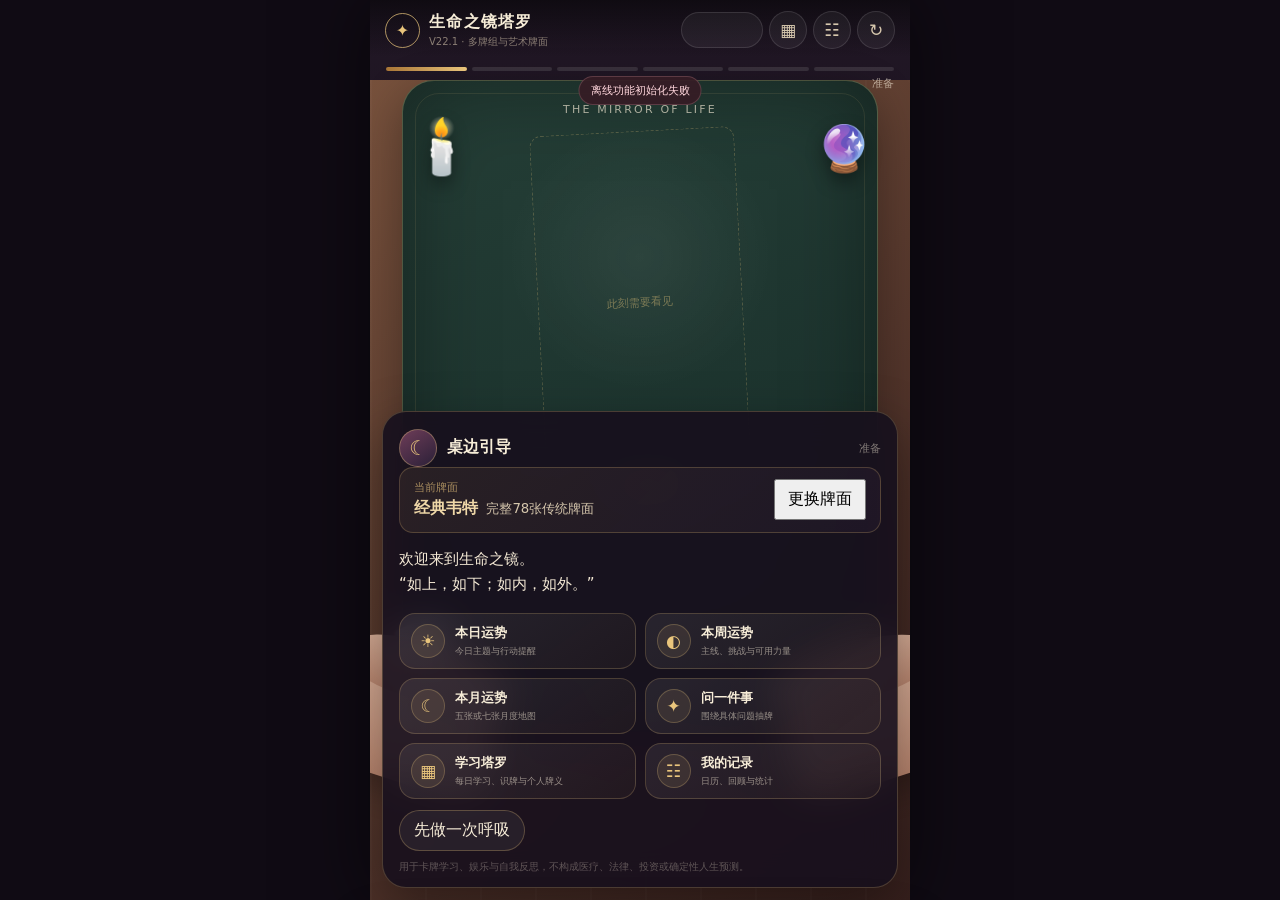
<file: index.html>
<!doctype html>
<html lang="zh-CN">
<head>
<meta charset="utf-8"/>
<meta content="width=device-width, initial-scale=1, viewport-fit=cover" name="viewport"/>
<meta content="#17111c" name="theme-color"/>
<meta content="支持多牌组切换的完整78张塔罗应用，生命之镜大阿尔卡那可按文件名直接接入。" name="description"/>
<meta content="v22.1-pre-reading-deck" name="tarot-build"/>
<meta content="生命之镜塔罗" name="application-name"/>
<meta content="yes" name="apple-mobile-web-app-capable"/>
<meta content="black-translucent" name="apple-mobile-web-app-status-bar-style"/>
<meta content="生命之镜塔罗" name="apple-mobile-web-app-title"/>
<meta content="yes" name="mobile-web-app-capable"/>
<link href="./manifest.webmanifest" rel="manifest"/>
<link href="./icons/icon-192.png" rel="icon" sizes="192x192" type="image/png"/>
<link href="./icons/apple-touch-icon.png" rel="apple-touch-icon"/>
<title>生命之镜塔罗 V22.1 · 多牌组版</title>

<link href="./css/main.css" rel="stylesheet"/><link href="./css/v14.css" rel="stylesheet"/><link href="./css/v15.css" rel="stylesheet"/><link href="./css/v16.css" rel="stylesheet"/><link href="./css/v17.css" rel="stylesheet"/><link href="./css/v18.css" rel="stylesheet"/><link href="./css/v19.css" rel="stylesheet"/><link href="./css/v20.css" rel="stylesheet"/><link href="./css/v21.css" rel="stylesheet"/><link href="./css/v22.css" rel="stylesheet"/></head>
<body>
<main class="app" id="app">
<div aria-live="polite" class="network-badge" id="networkBadge" role="status"></div>
<header class="topbar">
<button aria-label="查看说明" class="brand" id="aboutBtn">
<span class="brand-mark">✦</span>
<span><strong>生命之镜塔罗</strong><small>V22.1 · 多牌组与艺术牌面</small></span>
</button>
<div class="top-actions">
<button class="pill install-pill" id="installBtn" type="button">⇩ 安装应用</button>
<button class="pill icon-pill deck-pill" id="deckBtn" title="选择牌面风格" type="button">◇</button><button class="pill icon-pill" id="libraryBtn" title="浏览牌库" type="button">▦</button><button class="pill icon-pill" id="historyBtn" title="记录与洞察">☷</button>
<button class="pill icon-pill" id="resetBtn" title="重新开始">↻</button>
</div>
</header>
<nav aria-label="体验进度" class="progress" id="progress"></nav>
<section aria-label="塔罗桌面" class="scene">
<div class="wood"></div>
<div class="cloth"></div>
<span aria-hidden="true" class="decor candle">🕯️</span>
<span aria-hidden="true" class="decor crystal">🔮</span>
<span aria-hidden="true" class="decor book">📖</span>
<span aria-hidden="true" class="decor tea">☕</span>
<div class="table-caption">THE MIRROR OF LIFE</div>
<div aria-label="牌阵" class="spread" id="spread">
<div class="slot hidden" data-slot="0">
<span class="empty-label">当前状态</span>
<span class="slot-label">当前状态</span>
</div>
<div class="slot" data-slot="1">
<span class="empty-label">此刻需要看见</span>
<span class="slot-label">此刻需要看见</span>
</div>
<div class="slot hidden" data-slot="2">
<span class="empty-label">可以行动</span>
<span class="slot-label">可以行动</span>
</div>
</div>
<div aria-label="点击牌堆洗牌" class="deck-wrap" id="deckWrap" role="button" tabindex="0">
<div class="deck-placeholder">牌会在这里出现</div>
</div>
<div aria-hidden="true" class="hands" id="hands">
<div class="hand left"></div>
<div class="hand right"></div>
</div>
<div aria-hidden="true" class="sparkle" id="sparkle"></div>
<aside aria-live="polite" class="interpretation" hidden="" id="interpretation">
<button aria-label="关闭解读" class="panel-close" id="closeInterpretation">×</button>
<header class="interpretation-head">
<span class="tiny-label" id="interpretSpreadLabel"></span>
<h2 id="interpretTitle"></h2>
<p id="interpretTheme"></p>
</header>
<div class="interpretation-tabs" role="tablist" aria-label="解读层次">
<button class="active" data-layer-button="overview" role="tab" aria-selected="true">30秒看懂</button>
<button data-layer-button="full" role="tab" aria-selected="false">完整解读</button>
<button data-layer-button="deep" role="tab" aria-selected="false">深入探索</button>
</div>
<section class="interpretation-layer overview-layer" data-interpretation-layer="overview">
<section class="spread-answer"><h3>整体结论</h3><p id="spreadAnswer"></p></section>
<div class="quick-reading-grid"><section><h3>核心提醒</h3><p id="quickCore"></p></section><section class="quick-action"><h3>现实行动</h3><p id="quickAction"></p></section></div>
</section>
<section class="interpretation-layer" data-interpretation-layer="full" hidden>
<section class="pattern-analysis"><h3>牌阵结构与共同主题</h3><ul id="patternList"></ul></section>
<section class="narrative-analysis" id="narrativeSection" hidden><h3>牌与牌之间如何发展</h3><ul id="narrativeList"></ul></section>
<div class="interpretation-list" id="interpretationList"></div>
</section>
<section class="interpretation-layer" data-interpretation-layer="deep" hidden>
<p class="deep-intro">回到画面、象征、资源与阴影，形成你自己的理解。</p>
<div class="deep-interpretation-list" id="deepInterpretationList"></div>
</section>
<div class="interpretation-tools"><button class="ghost" id="shareReadingBtn" type="button">生成分享卡</button><button class="ghost" id="reflectionFromReadingBtn" type="button">写下反思</button></div>
</aside>
<section aria-live="polite" class="dialogue">
<div class="dialogue-head">
<div class="avatar">☾</div>
<div>
<strong>桌边引导</strong>
<small id="stageName">准备</small>
</div>
</div>
<div class="message" id="message"></div>
<div class="input-wrap" hidden="" id="inputWrap"></div>
<div class="choices" id="choices"></div>
<div class="actions" id="actions"></div>
<p class="disclaimer">用于卡牌学习、娱乐与自我反思，不构成医疗、法律、投资或确定性人生预测。</p>
</section>
<div class="toast" id="toast" role="status"></div>
</section>
<dialog class="about" id="aboutDialog">
<button aria-label="关闭说明" class="panel-close" id="closeAbout">×</button>
<h2>关于本地规则版</h2>
<p>V22.1 在V21全部功能之上新增多牌组管理层。经典韦特与生命之镜可以自由切换，未来可继续加入卡通、写实、线描等牌组。</p>
<p>经典韦特完整78张已整理到 assets/decks/classic-rws。生命之镜的22张重绘大阿尔卡那放入 assets/decks/life-mirror/major 后会被自动检测；缺失牌面自动回退到经典韦特。</p>
<p>每张牌包含画面线索、象征、资源面、阴影面、正逆位核心解释、八类主题视角和行动建议。多牌模式会结合位置、正逆位、花色、数字和牌间发展生成解读。</p>
<p>内容采用“观察画面—理解象征—结合问题—辨认力量与阴影—形成行动”的方法整理，是用于产品原型的原创摘要与规则化改写，并非书籍逐字翻译。</p>
<p>逆位不等于坏结果，也不一定是正位的完全相反；它可能表示能量受阻、内化、过度、不足或需要调整。</p>
<div class="about-links"><button class="ghost" id="aboutPrivacyBtn" type="button">隐私与免责声明</button><span class="version-chip">版本 22.1.0</span></div></dialog>
<dialog class="dialog-wide" id="historyDialog">
<header class="dialog-header"><div><h2>本地记录</h2><p class="dialog-subtitle">可搜索、收藏、补充后续、导出和恢复。数据只保存在当前设备。</p></div><button aria-label="关闭" class="dialog-close" id="closeHistory">×</button></header>
<div class="history-toolbar"><input id="historySearch" placeholder="搜索问题、牌名或反思" type="search"/><select id="historyTopicFilter"><option value="">全部主题</option><option>关系</option><option>学习与工作</option><option>个人成长</option><option>情绪状态</option><option>一个具体决定</option><option>本日运势</option><option>本周运势</option><option>本月运势</option></select></div>
<div class="history-actions"><button id="exportHistory" type="button">导出 JSON</button><label class="file-button">导入 JSON<input accept="application/json" id="importHistoryFile" type="file"/></label><button id="clearHistory" type="button">清除全部</button></div><div class="history-list" id="historyList"></div>
</dialog>
<dialog class="install-guide" id="installGuide">
<h2>安装到手机</h2>
<div id="installGuideContent"></div>
<div class="guide-actions"><button class="primary" id="closeInstallGuide" type="button">知道了</button></div>
</dialog>
<dialog class="viewer-dialog" id="cardViewerDialog">
<div class="viewer-shell"><header class="viewer-head"><div class="viewer-title"><strong id="viewerCardTitle">牌面</strong><small id="viewerCardSubtitle"></small></div><button aria-label="关闭牌面" class="dialog-close" id="closeCardViewer">×</button></header>
<div class="viewer-stage"><img alt="完整塔罗牌面" class="viewer-image" id="viewerImage"/></div>
<footer class="viewer-foot"><div class="viewer-controls"><button id="viewerZoomOut" type="button">－</button><input aria-label="牌面缩放" class="viewer-range" id="viewerZoom" max="240" min="65" type="range" value="100"/><button id="viewerZoomIn" type="button">＋</button><button id="viewerReset" type="button">复原</button><button id="viewerOrientation" type="button">切换逆位</button></div><div class="viewer-meaning" id="viewerMeaning"></div></footer></div>
</dialog><dialog class="dialog-wide" id="libraryDialog"><header class="dialog-header"><div><h2>完整塔罗牌库</h2><p class="dialog-subtitle">浏览78张完整牌面，可筛选大阿尔卡那与四种花色，点击牌面进入放大观察。</p></div><button aria-label="关闭牌库" class="dialog-close" id="closeLibrary">×</button></header><div class="library-tools"><input id="librarySearch" placeholder="搜索牌名、英文名或主题" type="search"/><select id="libraryArcana"><option value="">全部牌组</option><option value="major">大阿尔卡那</option><option value="s">宝剑</option><option value="w">权杖</option><option value="c">圣杯</option><option value="p">星币</option></select><select id="libraryEnergy"><option value="">全部主题</option></select></div><p class="library-count" id="libraryCount"></p><div class="library-grid" id="libraryGrid"></div></dialog><dialog class="dialog-wide insights-dialog" id="insightsDialog"><header class="dialog-header"><div><h2>记录与洞察</h2><p class="dialog-subtitle">在日历中回看抽牌，为日、周、月运势补充现实结果，并观察长期模式。</p></div><button aria-label="关闭记录与洞察" class="dialog-close" id="closeInsights">×</button></header><nav class="insight-tabs" id="insightTabs" role="tablist"><button class="active" data-insight-tab="calendar" role="tab" aria-selected="true">记录日历</button><button data-insight-tab="review" role="tab" aria-selected="false">周期回顾</button><button data-insight-tab="stats" role="tab" aria-selected="false">个人统计</button></nav><div class="insight-content" id="insightContent"></div><footer class="insight-footer"><button id="insightsOpenHistory" type="button">打开完整记录列表</button></footer></dialog><dialog class="dialog-wide learning-dialog" id="learningDialog"><header class="dialog-header"><div><h2>学习塔罗</h2><p class="dialog-subtitle">先观察，再核对牌义，逐渐建立属于自己的象征语言。</p></div><button aria-label="关闭学习" class="dialog-close" id="closeLearning">×</button></header><nav class="learning-tabs" id="learningTabs"><button class="active" data-learning-tab="daily">每日学习</button><button data-learning-tab="quiz">看图识牌</button><button data-learning-tab="notes">我的牌义</button><button data-learning-tab="progress">学习进度</button></nav><div class="learning-content" id="learningContent"></div><footer class="guide-actions"><button id="learningOpenLibrary" type="button">打开完整牌库</button></footer></dialog><dialog class="dialog-wide deck-dialog" id="deckDialog"><header class="dialog-header"><div><h2>牌面风格</h2><p class="dialog-subtitle">切换默认牌组不会改变牌义、学习记录和历史数据；缺失图片会自动回退到经典韦特。</p></div><button aria-label="关闭牌组选择" class="dialog-close" id="closeDeckDialog">×</button></header><div class="current-deck-line" id="currentDeckLine"></div><div class="deck-grid" id="deckGrid"></div><p class="deck-scan-state" id="deckScanState"></p></dialog><dialog class="dialog-wide" id="shareDialog"><header class="dialog-header"><div><h2>生成分享卡</h2><p class="dialog-subtitle">图片在当前设备生成，不会上传问题和牌阵。</p></div><button aria-label="关闭分享" class="dialog-close" id="closeShare">×</button></header><div class="share-body"><div class="share-canvas-wrap"><canvas height="1350" id="shareCanvas" width="1080"></canvas></div><div class="share-settings"><label><input id="shareIncludeQuestion" type="checkbox"/> 在图片中显示完整问题</label><button class="primary" id="shareDownload" type="button">保存图片</button><button id="shareNative" type="button">使用系统分享</button><p class="share-status" id="shareStatus"></p></div></div></dialog><dialog class="dialog-wide" id="privacyDialog"><header class="dialog-header"><div><h2>隐私与免责声明</h2><p class="dialog-subtitle">V22.1 的数据处理方式与使用边界。</p></div><button aria-label="关闭" class="dialog-close" id="closePrivacy">×</button></header><div class="privacy-sections"><section class="privacy-section"><h3>数据保存在本地</h3><p>本应用不要求注册，也不调用大模型。问题、抽牌、反思和后续记录存放在当前浏览器的本地存储中。清除浏览器数据或卸载应用可能会删除记录，请使用导出功能备份。</p></section><section class="privacy-section"><h3>分享由你决定</h3><p>分享图片在设备内生成，默认不显示完整问题。只有你主动下载或调用系统分享时，图片才会离开本应用。</p></section><section class="privacy-section"><h3>使用边界</h3><p>内容用于塔罗文化学习、娱乐和自我反思，不预测确定未来，也不替代医疗、心理、法律、财务或其他专业意见。关系解读不声称知道第三方未表达的真实想法。</p></section><section class="privacy-section"><h3>牌面与内容</h3><p>应用支持多套本地牌组。经典韦特提供完整78张；生命之镜等艺术牌组可逐步安装，缺失牌面由设定的回退牌组补足。牌义与历史记录不因切换牌面而改变。</p></section></div></dialog><div class="update-banner" id="updateBanner" role="status" data-state="ready" aria-live="polite">
  <div class="update-copy">
    <strong id="updateTitle">发现新版本</strong>
    <p id="updateStatus">更新后将保留当前设备上的本地记录。</p>
    <div class="update-versions"><span id="currentVersion">当前 22.1.0</span><b>→</b><span id="latestVersion">最新 —</span></div>
    <div class="update-progress" aria-hidden="true"><span></span></div>
  </div>
  <div class="update-actions">
    <button class="ghost-update" id="updateRetry" type="button" hidden>重试</button>
    <button id="updateNow" type="button">立即更新</button>
  </div>
</div></main>



<script defer="" src="./packages/platform-core/index.js"></script><script defer="" src="./packages/tarot-core/index.js"></script><script defer="" src="./packages/reading-schema/index.js"></script><script defer="" src="./packages/analytics-core/index.js"></script><script defer="" src="./data/major-arcana.js"></script><script defer="" src="./data/minor-arcana.js"></script><script defer="" src="./data/decks-v22.js"></script><script defer="" src="./packages/deck-core/index.js"></script><script defer="" src="./data/interpretation-v19.js"></script><script defer="" src="./js/storage.js"></script><script defer="" src="./js/card-viewer.js"></script><script defer="" src="./js/library.js"></script><script defer="" src="./js/learning.js"></script><script defer="" src="./js/share.js"></script><script defer="" src="./js/history.js"></script><script defer="" src="./js/insights.js"></script><script defer="" src="./js/decks.js"></script><script defer="" src="./js/app.js"></script><script defer="" src="./js/pwa.js"></script></body>
</html>
</file>
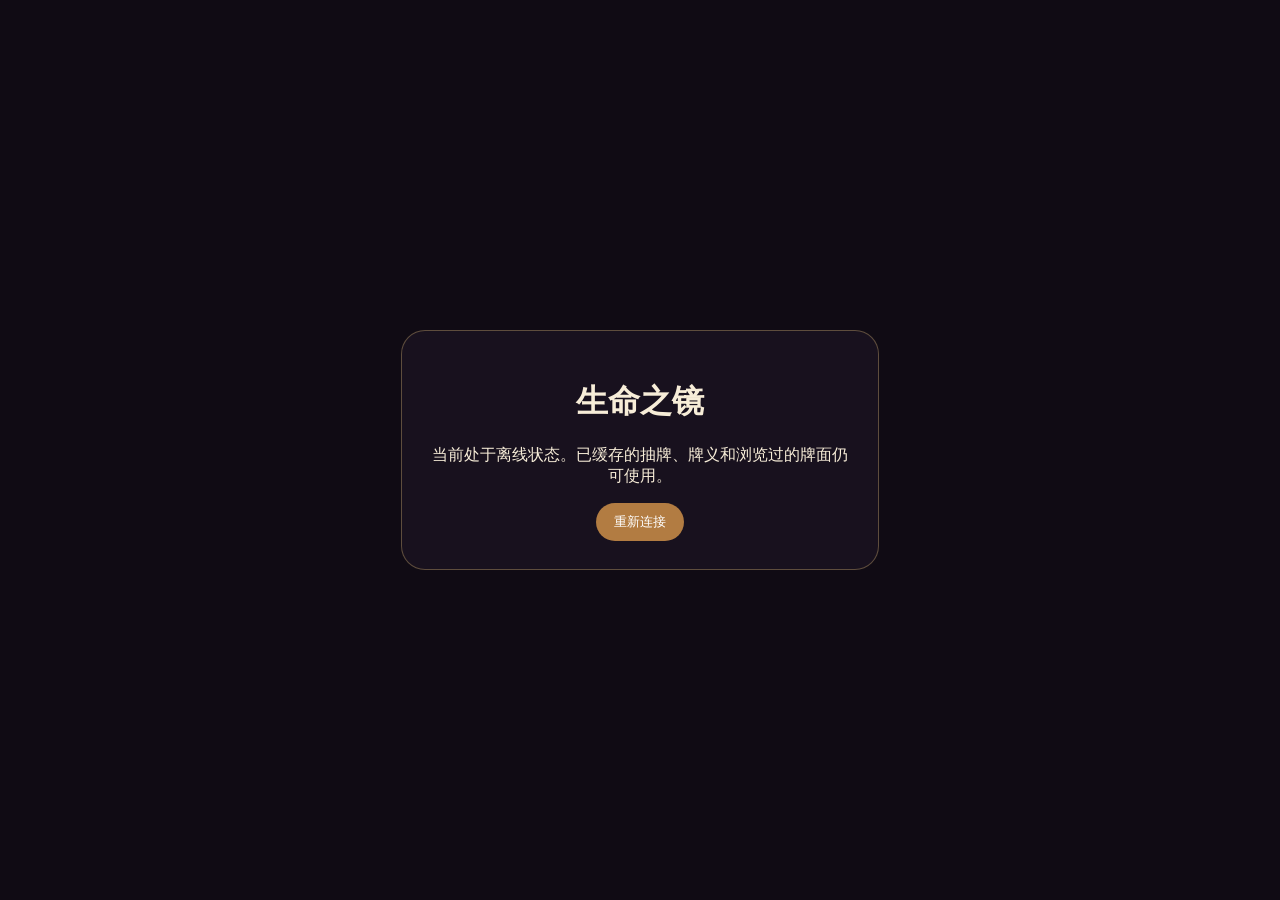
<file: offline.html>
<!doctype html><html lang="zh-CN"><meta charset="utf-8"><meta name="viewport" content="width=device-width,initial-scale=1"><meta name="theme-color" content="#17111c"><title>生命之镜塔罗 · 离线</title><style>body{margin:0;min-height:100vh;display:grid;place-items:center;background:#100b14;color:#f7edd8;font-family:system-ui}.box{max-width:420px;margin:24px;padding:28px;border:1px solid #e9c57c55;border-radius:24px;background:#18111e;text-align:center}button{padding:10px 18px;border:0;border-radius:999px;background:#b27c42;color:#fff}</style><div class="box"><h1>生命之镜</h1><p>当前处于离线状态。已缓存的抽牌、牌义和浏览过的牌面仍可使用。</p><button onclick="location.reload()">重新连接</button></div></html>
</file>
<file: css/main.css>
:root{
  --ink:#f7edd8;--muted:#d6c7ad;--gold:#e9c57c;--gold2:#a87536;
  --night:#17111c;--panel:rgba(24,16,29,.91);--felt:#253f37;--felt2:#162b27;
  --line:rgba(232,196,122,.24);--shadow:0 20px 54px rgba(0,0,0,.38)
}
*{box-sizing:border-box}html,body{margin:0;min-height:100%;background:#100b14;color:var(--ink);font-family:"PingFang SC","Microsoft YaHei",system-ui,-apple-system,sans-serif}button,input,textarea{font:inherit}button{cursor:pointer}.app{width:min(100%,540px);min-height:100dvh;margin:auto;position:relative;overflow:hidden;background:linear-gradient(#211725,#120d16);box-shadow:0 0 70px #0008}.topbar{position:absolute;z-index:50;inset:0 0 auto;display:flex;justify-content:space-between;align-items:center;padding:calc(11px + env(safe-area-inset-top)) 15px 8px;background:linear-gradient(#0b080dcc,transparent)}.brand{border:0;background:none;color:var(--ink);display:flex;gap:9px;align-items:center;text-align:left;padding:0}.brand-mark{width:35px;height:35px;border:1px solid #e9c57cb8;border-radius:50%;display:grid;place-items:center;color:var(--gold)}.brand strong{display:block;letter-spacing:.08em}.brand small{display:block;color:#d6c7ad99;font-size:10px;margin-top:2px}.pill{border:1px solid #ffffff1e;background:#ffffff0d;color:var(--muted);border-radius:999px;padding:8px 12px}.progress{position:absolute;z-index:45;left:16px;right:16px;top:calc(67px + env(safe-area-inset-top));display:grid;grid-template-columns:repeat(6,1fr);gap:5px}.progress-step{height:4px;background:#ffffff1b;border-radius:5px}.progress-step.active,.progress-step.done{background:linear-gradient(90deg,var(--gold2),var(--gold))}.progress-label{position:absolute;right:0;top:9px;font-size:11px;color:#f7edd899}.scene{min-height:100dvh;padding-top:96px;padding-bottom:254px;position:relative}.wood{position:absolute;inset:80px 0 0;background:repeating-linear-gradient(90deg,#ffffff05 0 2px,transparent 2px 55px),linear-gradient(140deg,#77513c,#4c3028 68%,#38211e)}.cloth{position:absolute;left:6%;right:6%;top:80px;bottom:165px;border-radius:32px 32px 78px 78px;background:radial-gradient(circle at 50% 27%,#ffffff0e,transparent 25%),linear-gradient(160deg,var(--felt),var(--felt2));border:1px solid var(--line);box-shadow:0 15px 45px #0005,inset 0 0 90px #0006}.cloth:after{content:"";position:absolute;inset:12px;border:1px solid #e9c57c1a;border-radius:24px 24px 66px 66px}.decor{position:absolute;z-index:4;filter:drop-shadow(0 8px 9px #0006);user-select:none}.candle{left:7%;top:115px;font-size:54px;animation:flicker 2.5s ease-in-out infinite}.crystal{right:7%;top:122px;font-size:45px}.book{left:4%;bottom:230px;font-size:50px;transform:rotate(-14deg)}.tea{right:5%;bottom:235px;font-size:43px;transform:rotate(8deg)}@keyframes flicker{50%{transform:translateY(-2px) scale(1.025);filter:brightness(1.12) drop-shadow(0 0 12px #ffc4625b)}}.table-caption{position:absolute;z-index:6;top:103px;left:50%;transform:translateX(-50%);font-size:11px;letter-spacing:.2em;color:#f7edd8a8;white-space:nowrap}.spread{position:absolute;z-index:12;top:169px;left:50%;transform:translateX(-50%);width:80%;height:245px;display:flex;align-items:center;justify-content:center;gap:12px}.slot{width:31%;max-width:115px;aspect-ratio:2/3.35;border:1px dashed #e9c57c42;border-radius:12px;display:grid;place-items:center;position:relative;text-align:center;padding:8px;color:#e9c57c70;font-size:11px}.slot:nth-child(1){transform:rotate(-3deg) translateY(10px)}.slot:nth-child(3){transform:rotate(3deg) translateY(10px)}.slot.hidden{display:none}.slot-label{position:absolute;top:calc(100% + 8px);left:50%;transform:translateX(-50%);color:#f7edd89c;white-space:nowrap}.tarot-card{position:absolute;inset:0;border-radius:12px;perspective:1000px;cursor:pointer}.card-inner{position:absolute;inset:0;transform-style:preserve-3d;transition:transform .72s cubic-bezier(.2,.75,.2,1)}.tarot-card.revealed .card-inner{transform:rotateY(180deg)}.card-face{position:absolute;inset:0;border-radius:12px;overflow:hidden;backface-visibility:hidden;border:1px solid #f6dda673;box-shadow:0 14px 26px #0007}.card-back,.deck-card{background:radial-gradient(circle at center,transparent 0 18%,#e8c47a55 18.5% 20%,transparent 20.5%),repeating-conic-gradient(from 0deg,#e8c47a33 0 8deg,transparent 8deg 16deg),linear-gradient(145deg,#34264a,#161020)}.card-back:before{content:"✦";position:absolute;inset:9px;border:1px solid #e9c57c80;border-radius:8px;display:grid;place-items:center;color:var(--gold);font-size:36px}.card-front{transform:rotateY(180deg);display:flex;flex-direction:column;justify-content:space-between;text-align:center;padding:8px;background:radial-gradient(circle at 50% 40%,#ffffff2b,transparent 34%),linear-gradient(180deg,var(--cardA),var(--cardB));color:#fff7e8}.card-number{font-size:9px;letter-spacing:.1em;opacity:.85}.card-symbol{font-size:43px;filter:drop-shadow(0 5px 8px #0005)}.card-name{font-size:13px;font-weight:700;letter-spacing:.08em}.deck-wrap{position:absolute;z-index:16;left:50%;bottom:212px;transform:translateX(-50%);width:285px;height:160px;display:flex;align-items:center;justify-content:center;outline:none}.deck-wrap:focus-visible{filter:drop-shadow(0 0 9px #e9c57c88)}.deck-placeholder,.deck-hint{position:absolute;top:100%;margin-top:8px;font-size:12px;color:#f7edd89b;white-space:nowrap}.deck-card{position:absolute;width:94px;aspect-ratio:2/3.35;border:1px solid #e9c57c8a;border-radius:11px;box-shadow:0 13px 26px #0006;transition:transform .45s ease,opacity .3s,filter .3s}.deck-wrap.fanned .deck-card:hover{filter:brightness(1.16);transform:var(--fan-transform) translateY(-12px)!important}.deck-wrap.shuffling .deck-card:nth-child(odd){animation:shuffleA .48s ease-in-out infinite alternate}.deck-wrap.shuffling .deck-card:nth-child(even){animation:shuffleB .48s ease-in-out infinite alternate}@keyframes shuffleA{to{margin-left:-48px;transform:rotate(-7deg)}}@keyframes shuffleB{to{margin-left:48px;transform:rotate(7deg)}}.hands{position:absolute;z-index:11;left:0;right:0;bottom:160px;height:150px;pointer-events:none}.hand{position:absolute;bottom:-35px;width:42%;height:120px;border-radius:50% 50% 18% 18%;background:linear-gradient(#efc5ad,#c89178);box-shadow:0 14px 30px #0004;opacity:.9}.hand:before{content:"";position:absolute;top:-22px;width:76%;height:58px;border-radius:52% 52% 40% 40%;background:inherit}.hand.left{left:-18%;transform:rotate(18deg)}.hand.left:before{right:0}.hand.right{right:-18%;transform:rotate(-18deg)}.hand.right:before{left:0}.hands.shuffle .hand.left{animation:handL .5s ease-in-out infinite alternate}.hands.shuffle .hand.right{animation:handR .5s ease-in-out infinite alternate}@keyframes handL{to{transform:translate(55px,-24px) rotate(7deg)}}@keyframes handR{to{transform:translate(-55px,-24px) rotate(-7deg)}}.sparkle{position:absolute;z-index:20;left:50%;top:280px;width:150px;height:150px;transform:translate(-50%,-50%);pointer-events:none;opacity:0;background:radial-gradient(circle,#f9de9e55,transparent 61%)}.sparkle.show{animation:sparkle 1s ease}@keyframes sparkle{0%{opacity:0;transform:translate(-50%,-50%) scale(.5)}50%{opacity:1}100%{opacity:0;transform:translate(-50%,-50%) scale(1.4)}}.dialogue{position:absolute;z-index:40;left:12px;right:12px;bottom:calc(12px + env(safe-area-inset-bottom));min-height:215px;padding:17px 16px 13px;border-radius:24px;background:var(--panel);border:1px solid var(--line);box-shadow:var(--shadow);backdrop-filter:blur(18px)}.dialogue-head{display:flex;align-items:center;gap:10px}.dialogue-head>div:nth-child(2){display:flex;align-items:baseline;justify-content:space-between;flex:1}.dialogue-head small{font-size:11px;color:#f7edd877}.avatar{width:38px;height:38px;border-radius:50%;display:grid;place-items:center;background:linear-gradient(145deg,#6e3d58,#2b2038);border:1px solid #e9c57c5e;color:var(--gold);font-size:20px}.message{min-height:55px;margin-top:10px;font-size:15px;line-height:1.65;color:#f4e9d5;white-space:pre-line}.choices{display:flex;flex-wrap:wrap;gap:8px;margin-top:12px}.actions{display:flex;gap:8px;align-items:center;margin-top:11px}.choice,.primary,.ghost{border-radius:999px;padding:9px 14px;border:1px solid #e9c57c47;color:var(--ink);background:#ffffff0e}.primary{margin-left:auto;border:0;background:linear-gradient(135deg,#986639,#ca9854);box-shadow:0 8px 22px #a7773942}.input-wrap{margin-top:11px}.input,.textarea{width:100%;border:1px solid #e9c57c38;border-radius:14px;background:#ffffff0e;color:#fff3dd;padding:12px 13px;outline:none}.textarea{min-height:76px;resize:vertical}.disclaimer{margin:9px 0 0;font-size:10px;color:#f7edd84f;line-height:1.4}.interpretation{position:absolute;z-index:60;left:6%;right:6%;top:112px;max-height:66vh;overflow:auto;padding:20px;border-radius:23px;background:#15101bed;border:1px solid var(--line);box-shadow:var(--shadow);backdrop-filter:blur(18px)}.panel-close{position:absolute;right:12px;top:8px;border:0;background:none;color:#f7edd8bd;font-size:25px}.interpretation h2{margin:2px 0 4px;font-size:23px}.interpretation h3{font-size:13px;color:var(--gold);letter-spacing:.08em;margin:15px 0 7px}.interpretation p,.interpretation li{font-size:13px;line-height:1.7;color:#e9deca}.tiny-label{font-size:11px;color:#e9c57ca8}.interpretation-head>p{margin:0;color:#f7edd89a}.symbol-list{display:flex;flex-wrap:wrap;gap:7px}.symbol-chip{padding:6px 9px;border-radius:10px;background:#e9c57c13;border:1px solid #e9c57c25;font-size:11px;color:#efdbaf}.two-columns{display:grid;grid-template-columns:1fr 1fr;gap:9px}.meaning{padding:11px;border-radius:14px}.meaning h3{margin-top:0}.resource{background:#7aa37a15;border:1px solid #9cc59325}.shadow{background:#b26d7915;border:1px solid #c9899329}.interpretation ul{padding-left:19px}.toast{position:absolute;z-index:100;left:50%;bottom:245px;transform:translateX(-50%) translateY(18px);padding:10px 14px;border-radius:999px;background:#0b080ee8;border:1px solid var(--line);font-size:12px;opacity:0;pointer-events:none;transition:.3s;white-space:nowrap}.toast.show{opacity:1;transform:translateX(-50%)}.about{width:min(90%,460px);border:1px solid var(--line);border-radius:22px;background:#18111e;color:var(--ink);padding:24px;box-shadow:var(--shadow)}.about::backdrop{background:#08060abf;backdrop-filter:blur(5px)}.about h2{margin-top:0}.about p{font-size:14px;line-height:1.75;color:#e7dbc6}@media(max-height:730px){.dialogue{min-height:194px}.scene{padding-bottom:230px}.deck-wrap{bottom:190px}.spread{top:153px;height:220px}.cloth{bottom:145px}.interpretation{max-height:62vh}}@media(max-width:380px){.two-columns{grid-template-columns:1fr}.spread{width:84%;gap:7px}.dialogue{left:8px;right:8px}.message{font-size:14px}}


/* v4: upright/reversed reveal and contextual answer */
.card-front{display:block;padding:0}
.card-art{position:absolute;inset:0;display:flex;flex-direction:column;justify-content:space-between;text-align:center;padding:8px;transition:transform .62s cubic-bezier(.22,.8,.2,1);transform:rotate(0deg);transform-origin:center}
.tarot-card.turn-reversed .card-art{transform:rotate(180deg)}
.orientation-tag{position:absolute;z-index:8;right:-10px;top:-25px;padding:4px 7px;border-radius:999px;background:#8a3048e8;border:1px solid #f0b4c2aa;color:#fff5f7;font-size:11px;font-weight:700;letter-spacing:.05em;opacity:0;transform:translateY(7px) scale(.88);transition:opacity .3s ease,transform .35s ease;pointer-events:none;box-shadow:0 7px 18px #0006;white-space:nowrap}
.tarot-card.turn-reversed .orientation-tag{opacity:1;transform:translateY(0) scale(1)}
.tarot-card.turn-reversed{filter:drop-shadow(0 0 7px #b8536c66)}
.answer-block{margin-top:14px;padding:13px 14px;border-radius:15px;background:linear-gradient(135deg,#8d694b28,#4d365f2c);border:1px solid #e9c57c39}
.answer-block h3{margin-top:0}
.answer-block p{font-size:14px;font-weight:500;color:#f3e7d2}
.orientation-meaning{margin-top:10px;padding:12px 14px;border-radius:14px;border:1px solid #9cc5932b;background:#7aa37a15}
.orientation-meaning.reversed{border-color:#d68a9a3c;background:#a64c6418}
.orientation-meaning h3{margin-top:0}


/* V5：完整牌阵解读 */
.spread-answer p,.card-reading p{white-space:pre-line}
.interpretation-list{display:grid;gap:16px;margin-top:16px}
.card-reading{padding:15px;border-radius:18px;background:#ffffff08;border:1px solid #ffffff12;scroll-margin-top:10px;transition:border-color .3s,box-shadow .3s}
.card-reading.active{border-color:#e9c57c77;box-shadow:0 0 0 2px #e9c57c16 inset}
.card-reading-header{display:flex;align-items:flex-start;justify-content:space-between;gap:12px;padding-right:4px}
.card-reading-header h2{font-size:19px;margin:3px 0 4px}
.card-reading-header p{margin:0;color:#f7edd899}
.orientation-badge{flex:0 0 auto;border-radius:999px;padding:6px 9px;font-size:11px;border:1px solid #ffffff20}
.orientation-badge.upright{color:#dff1d7;background:#7aa37a20;border-color:#9cc59335}
.orientation-badge.reversed{color:#ffd7de;background:#b26d7920;border-color:#c9899340}
.orientation-meaning{margin-top:13px;padding:11px;border-radius:14px}
.orientation-meaning.upright{background:#7aa37a13;border:1px solid #9cc59325}
.orientation-meaning.reversed{background:#b26d7915;border:1px solid #c9899330}
.orientation-meaning h3{margin-top:0}
.answer-block{padding:12px;border-radius:14px;background:#e9c57c0e;border:1px solid #e9c57c20}
.answer-block h3{margin-top:0}
@media (max-width:420px){.card-reading{padding:13px}.card-reading-header h2{font-size:17px}.orientation-badge{padding:5px 8px}.two-columns{grid-template-columns:1fr}}

/* V6：本地规则解读引擎 */
.top-actions{display:flex;gap:7px;align-items:center}
.top-actions .pill{padding:8px 10px}
.pattern-analysis{margin-top:12px;padding:13px 14px;border-radius:16px;background:#6d5f8b12;border:1px solid #9d8fc52b}
.pattern-analysis h3{margin-top:0}
.pattern-analysis ul{margin:0;padding-left:19px}
.pattern-analysis li+li{margin-top:7px}
.spread-answer{padding:14px 15px;border-radius:17px;background:linear-gradient(135deg,#8d694b2c,#4d365f2d);border:1px solid #e9c57c3c}
.spread-answer h3{margin-top:0}
.spread-answer p{font-size:14px;font-weight:500;color:#f3e7d2}
.observation-note{padding:12px 13px;border-radius:14px;background:#5d729b17;border:1px solid #88a1cf2c}
.observation-note h3{margin-top:0}
.action-note{padding:12px 13px;border-radius:14px;background:#aa7c3b15;border:1px solid #d9a85f2d}
.action-note h3{margin-top:0}
.card-reading details{margin-top:11px;padding:10px 12px;border-radius:13px;background:#ffffff08;border:1px solid #ffffff12}
.card-reading summary{cursor:pointer;color:#efd8aa;font-size:12px;font-weight:700;letter-spacing:.05em}
.card-reading details[open] summary{margin-bottom:8px}
.symbol-chip{display:inline-block;line-height:1.45}
.symbol-chip strong{color:#ffe6b0}
.history-dialog{max-height:80vh;overflow:auto}
.history-intro{margin-top:-5px;color:#f7edd879!important}
.history-list{display:grid;gap:11px}
.history-item{padding:13px 14px;border-radius:15px;background:#ffffff08;border:1px solid #ffffff12}
.history-item h3{font-size:14px;margin:5px 0 9px;color:#fff0d5}
.history-item p{font-size:12px;margin:6px 0!important;line-height:1.6!important}
.empty-history{padding:18px;border-radius:14px;text-align:center;background:#ffffff08}
.clear-history{margin-top:14px}
@media(max-width:420px){
  .brand small{max-width:145px;white-space:nowrap;overflow:hidden;text-overflow:ellipsis}
  .top-actions{gap:4px}
  .top-actions .pill{font-size:12px;padding:7px 8px}
  .interpretation{left:4%;right:4%;padding:17px}
}


/* V9：单文件内嵌完整牌面 */
.card-front{padding:0;background:#18131d}
.card-art{position:absolute;inset:0;padding:0;display:block;overflow:hidden;transition:transform .72s cubic-bezier(.22,.8,.2,1);transform-origin:center;background:#18131d}
.tarot-card.turn-reversed .card-art{transform:rotate(180deg)}
.tarot-image{position:absolute;inset:0;width:100%;height:100%;display:block;object-fit:contain;object-position:center;background:#eee5d3;z-index:2}
.card-fallback{position:absolute;inset:0;z-index:1;display:flex;flex-direction:column;justify-content:space-between;text-align:center;padding:8px;background:radial-gradient(circle at 50% 40%,#ffffff2b,transparent 34%),linear-gradient(180deg,var(--cardA),var(--cardB));color:#fff7e8}
.card-art.image-error .card-fallback{z-index:3}
.card-art.image-error:after{content:'内嵌牌图解析失败';position:absolute;z-index:4;left:7px;right:7px;bottom:7px;padding:4px;border-radius:7px;background:#120d16cc;color:#f7edd8;font-size:8px}
.card-face{background:#17111c}
.card-front,.card-back{border-radius:10px}
.reading-card-preview{float:left;width:116px;margin:2px 16px 12px 0;text-align:center}
.reading-image-frame{position:relative;width:100%;aspect-ratio:350/600;border-radius:11px;overflow:hidden;border:1px solid #f6dda673;box-shadow:0 12px 25px #0007;background:#18131d}
.reading-card-preview img{position:absolute;inset:0;z-index:2;width:100%;height:100%;object-fit:contain;background:#eee5d3;transition:transform .55s ease;transform-origin:center}
.reading-card-preview.reversed img{transform:rotate(180deg)}
.reading-image-fallback{position:absolute;inset:0;z-index:1;display:flex;flex-direction:column;justify-content:center;gap:8px;align-items:center;background:linear-gradient(180deg,var(--cardA),var(--cardB));color:#fff7e8;padding:8px}
.reading-image-fallback span{font-size:38px}
.reading-card-preview.image-error img{display:none}
.reading-card-preview figcaption{margin-top:7px;font-size:11px;color:#e8cf9e;line-height:1.4}
.card-reading-header{min-height:170px}
.card-reading:after{content:'';display:block;clear:both}
@media(max-width:420px){
  .reading-card-preview{width:94px;margin-right:12px}
  .card-reading-header{min-height:142px}
}

/* V10：放大桌面翻牌与解读牌面 */
.spread{top:145px;width:94%;height:290px;gap:9px}
.slot{flex:1 1 0;width:auto;max-width:132px;padding:6px}
.spread.single-mode{top:128px;height:330px}
.spread.single-mode .slot:not(.hidden){flex:0 0 auto;width:clamp(178px,45vw,205px);max-width:205px}
.spread.single-mode .slot:nth-child(2){transform:none}
.reading-card-preview{width:142px;margin-right:18px}
.card-reading-header{min-height:220px}
@media(max-height:730px){
  .spread{top:138px;height:250px}
  .spread.single-mode{top:118px;height:292px}
}
@media(max-width:420px){
  .spread{width:96%;gap:7px}
  .slot{max-width:122px}
  .spread.single-mode .slot:not(.hidden){width:clamp(170px,51vw,194px);max-width:194px}
  .reading-card-preview{width:112px;margin-right:13px}
  .card-reading-header{min-height:176px}
}
@media(max-width:360px){
  .spread{gap:5px}
  .slot{max-width:108px}
  .spread.single-mode .slot:not(.hidden){width:168px;max-width:168px}
}


/* V11：PWA 安装与离线状态 */
.install-pill{display:none;border-color:#e9c57c55;color:#ffe6b0;background:#e9c57c12}
.install-pill.ready{display:inline-flex;align-items:center;gap:5px}
.network-badge{position:absolute;z-index:70;left:50%;top:calc(76px + env(safe-area-inset-top));transform:translateX(-50%) translateY(-8px);padding:6px 11px;border-radius:999px;background:#19111ee8;border:1px solid #e9c57c35;color:#eadabb;font-size:11px;opacity:0;pointer-events:none;transition:.3s}
.network-badge.show{opacity:1;transform:translateX(-50%) translateY(0)}
.network-badge.offline{color:#ffd6dc;border-color:#c9899347;background:#351c25ed}
.install-guide{max-width:min(92vw,430px);border:1px solid #e9c57c33;border-radius:22px;background:#17111cf2;color:#f7edd8;padding:22px;box-shadow:0 24px 70px #0009}
.install-guide::backdrop{background:#09060bc7;backdrop-filter:blur(5px)}
.install-guide h2{margin:0 0 10px}.install-guide p,.install-guide li{font-size:14px;line-height:1.65;color:#e9deca}.install-guide ol{padding-left:22px}.install-guide .guide-actions{display:flex;justify-content:flex-end;margin-top:16px}.install-guide .primary{margin-left:0}
@media(max-width:420px){.top-actions .install-pill{font-size:0;padding:7px 9px}.top-actions .install-pill:before{content:'安装';font-size:12px}}
</file>
<file: css/v14.css>
/* V14 complete 78-card deck, dual draw mode, and resilient PWA layer */
:root{--surface:#1d1522;--surface2:#251b2b;--danger:#d78691;--success:#9bc59c}
button:focus-visible,input:focus-visible,textarea:focus-visible,select:focus-visible,[tabindex]:focus-visible{outline:2px solid var(--gold);outline-offset:3px}
.top-actions{display:flex;gap:6px;align-items:center}.top-actions .pill{min-height:36px}
.icon-pill{width:38px;padding:7px 0;text-align:center;font-size:17px}.icon-pill span{display:none}
.interpretation-tools{display:flex;flex-wrap:wrap;gap:8px;margin:14px 0 4px}.interpretation-tools .ghost{padding:8px 12px}
.reading-card-preview{cursor:zoom-in}.reading-card-preview:after{content:'轻触放大';position:absolute;left:50%;bottom:29px;transform:translateX(-50%);padding:4px 7px;border-radius:999px;background:#0b080dba;color:#f7edd8d0;font-size:10px;opacity:0;transition:.25s;white-space:nowrap}.reading-card-preview:hover:after,.reading-card-preview:focus-visible:after{opacity:1}
.tarot-card.reveal-complete{cursor:zoom-in}.tarot-card.reveal-complete:after{content:'放大';position:absolute;z-index:20;right:5px;bottom:5px;padding:3px 6px;border-radius:999px;background:#0b080dcc;color:#fff;font-size:9px;pointer-events:none}
.dialog-wide{width:min(94vw,720px);max-height:min(90dvh,900px);overflow:auto;border:1px solid var(--line);border-radius:24px;background:#15101bed;color:var(--ink);padding:20px;box-shadow:var(--shadow)}
.dialog-wide::backdrop,.viewer-dialog::backdrop{background:#070509dc;backdrop-filter:blur(8px)}
.dialog-header{display:flex;justify-content:space-between;align-items:flex-start;gap:12px;margin-bottom:14px}.dialog-header h2{margin:0}.dialog-subtitle{margin:4px 0 0;color:#f7edd889;font-size:12px}.dialog-close{border:0;background:#ffffff0d;color:var(--ink);width:38px;height:38px;border-radius:50%;font-size:22px}
.viewer-dialog{width:min(96vw,620px);height:min(94dvh,900px);padding:0;border:1px solid var(--line);border-radius:24px;background:#0d0910;color:var(--ink);overflow:hidden;box-shadow:0 30px 100px #000c}
.viewer-shell{height:100%;display:grid;grid-template-rows:auto minmax(0,1fr) auto}.viewer-head{display:flex;justify-content:space-between;gap:12px;align-items:center;padding:13px 15px;background:#16101bd9;border-bottom:1px solid var(--line)}.viewer-title strong{display:block}.viewer-title small{color:#e9c57caa}.viewer-stage{display:grid;place-items:center;overflow:auto;padding:18px;background:radial-gradient(circle at 50% 35%,#6e5a3930,transparent 45%),#09070b;touch-action:pan-x pan-y pinch-zoom}.viewer-image{display:block;max-width:min(76vw,410px);max-height:68dvh;object-fit:contain;transform:rotate(var(--viewer-rotation,0deg)) scale(var(--viewer-scale,1));transition:transform .18s ease;transform-origin:center;filter:drop-shadow(0 18px 32px #000b)}.viewer-foot{padding:13px 15px;background:#16101b;border-top:1px solid var(--line)}.viewer-controls{display:flex;align-items:center;gap:8px;flex-wrap:wrap}.viewer-controls button{border:1px solid var(--line);background:#ffffff0d;color:var(--ink);border-radius:999px;padding:8px 12px}.viewer-meaning{margin-top:11px;font-size:13px;line-height:1.65;color:#e9deca}.viewer-range{flex:1;min-width:130px;accent-color:#c99551}
.library-tools,.history-toolbar{display:grid;grid-template-columns:minmax(0,1fr) auto;gap:9px;margin-bottom:14px}.library-tools input,.history-toolbar input,.history-toolbar select{width:100%;border:1px solid var(--line);border-radius:13px;background:#ffffff0a;color:var(--ink);padding:10px 12px}.library-tools select,.history-toolbar select{border:1px solid var(--line);border-radius:13px;background:#251b2b;color:var(--ink);padding:10px 12px}
.library-grid{display:grid;grid-template-columns:repeat(3,minmax(0,1fr));gap:11px}.library-card{border:1px solid #e9c57c22;border-radius:14px;background:#ffffff08;color:var(--ink);padding:8px;text-align:left;transition:.2s}.library-card:hover{transform:translateY(-3px);border-color:#e9c57c62}.library-card img{width:100%;aspect-ratio:2/3.35;object-fit:contain;border-radius:8px;background:#09070b}.library-card strong,.library-card small{display:block}.library-card strong{margin-top:7px;font-size:13px}.library-card small{font-size:9px;color:#f7edd879;white-space:nowrap;overflow:hidden;text-overflow:ellipsis}.library-count{color:#e9c57ca0;font-size:11px;margin-bottom:10px}.library-empty{text-align:center;padding:28px;color:#f7edd878}
.history-toolbar{grid-template-columns:minmax(0,1fr) 135px}.history-actions{display:flex;gap:7px;flex-wrap:wrap;margin:0 0 14px}.history-actions button,.file-button{border:1px solid var(--line);background:#ffffff0a;color:var(--ink);border-radius:999px;padding:8px 12px;font-size:12px;cursor:pointer}.file-button input{display:none}.history-item{position:relative}.history-item.favorite{border-color:#e9c57c66;background:#e9c57c0d}.history-card-row{display:flex;gap:7px;overflow:auto;padding:5px 0}.history-card-mini{flex:0 0 58px;text-align:center;font-size:9px;color:#f7edd88a}.history-card-mini img{width:58px;height:96px;object-fit:contain;border-radius:5px;background:#09070b}.history-card-mini.reversed img{transform:rotate(180deg)}.history-item-actions{display:flex;gap:7px;flex-wrap:wrap;margin-top:10px}.history-item-actions button{border:1px solid #ffffff17;background:#ffffff08;color:var(--ink);border-radius:999px;padding:7px 10px;font-size:11px}.history-item-actions .danger{color:#ffc8d0;border-color:#d7869144}.history-detail summary{cursor:pointer;color:var(--gold);font-size:12px;margin-top:8px}.followup-box{width:100%;min-height:68px;margin-top:9px;border:1px solid var(--line);border-radius:12px;background:#ffffff08;color:var(--ink);padding:9px}.history-empty-note{text-align:center;padding:25px;color:#f7edd879}
.share-body{display:grid;grid-template-columns:minmax(0,1fr) 190px;gap:17px}.share-canvas-wrap{background:#09070b;border:1px solid var(--line);border-radius:15px;padding:8px;overflow:auto}.share-canvas-wrap canvas{display:block;width:100%;height:auto;border-radius:10px}.share-settings{display:flex;flex-direction:column;gap:11px}.share-settings label{font-size:13px;color:#e9deca}.share-settings input[type=checkbox]{accent-color:#c99551}.share-settings button{border:1px solid var(--line);background:#ffffff0b;color:var(--ink);border-radius:12px;padding:10px}.share-settings .primary{margin:0;border:0}.share-status{font-size:11px;color:#f7edd879;line-height:1.5}
.privacy-sections{display:grid;gap:13px}.privacy-section{padding:13px;border-radius:14px;background:#ffffff07;border:1px solid #ffffff0e}.privacy-section h3{margin:0 0 7px;color:var(--gold);font-size:14px}.privacy-section p,.privacy-section li{font-size:13px;line-height:1.7;color:#e9deca}.about-links{display:flex;gap:8px;flex-wrap:wrap;margin-top:14px}.about-links button{margin:0}
.update-banner{position:fixed;z-index:200;left:50%;bottom:calc(14px + env(safe-area-inset-bottom));transform:translate(-50%,140%);width:min(92vw,460px);display:flex;gap:12px;align-items:center;padding:12px 14px;border-radius:16px;background:#201725f2;border:1px solid #e9c57c5c;box-shadow:0 18px 55px #0009;transition:.35s}.update-banner.show{transform:translate(-50%,0)}.update-banner p{margin:0;flex:1;font-size:12px;color:#e9deca}.update-banner button{border:0;border-radius:999px;padding:8px 12px;background:linear-gradient(135deg,#986639,#ca9854);color:#fff}
.version-chip{display:inline-flex;padding:4px 8px;border-radius:999px;background:#ffffff0a;border:1px solid #ffffff12;color:#f7edd875;font-size:10px}
@media(max-width:600px){.library-grid{grid-template-columns:repeat(2,minmax(0,1fr))}.share-body{grid-template-columns:1fr}.share-settings{display:grid;grid-template-columns:1fr 1fr}.share-settings .share-status{grid-column:1/-1}.dialog-wide{padding:16px}.history-toolbar{grid-template-columns:1fr}.top-actions{gap:4px}.top-actions .pill{padding:7px 9px}.install-pill{display:none}}
@media(max-width:390px){.brand small{display:none}.library-grid{gap:8px}.viewer-image{max-width:82vw}.icon-pill{width:34px}}
@media(prefers-reduced-motion:reduce){*,*:before,*:after{animation-duration:.01ms!important;animation-iteration-count:1!important;scroll-behavior:auto!important;transition-duration:.01ms!important}}


/* V14: stacked deck and number selection */
.deck-wrap.ready-stack{cursor:default}
.deck-wrap.ready-stack .deck-card{pointer-events:none}
.deck-count-badge{position:absolute;z-index:30;right:73px;top:17px;min-width:46px;padding:5px 8px;border-radius:999px;background:#100b14e8;border:1px solid #e9c57c70;color:#f6deb1;font-size:11px;text-align:center;box-shadow:0 6px 16px #0007}
.number-picker{display:grid;gap:8px}.number-picker>label{font-size:12px;color:#e9c57ca8}.number-row{display:flex;align-items:center;gap:9px}.number-input{width:min(180px,58vw);border:1px solid #e9c57c55;border-radius:14px;background:#ffffff0e;color:#fff3dd;padding:12px 14px;font-size:22px;font-weight:700;outline:none}.number-input::-webkit-inner-spin-button{opacity:.55}.number-range{color:#f7edd879;font-size:13px}.picked-numbers{display:flex;flex-wrap:wrap;gap:6px;min-height:2px}.picked-chip{padding:5px 8px;border-radius:999px;background:#e9c57c14;border:1px solid #e9c57c30;color:#efd9aa;font-size:11px}
.library-tools{grid-template-columns:minmax(0,1fr) 125px 135px}.library-card strong{white-space:nowrap;overflow:hidden;text-overflow:ellipsis}.history-card-mini span{display:block;margin-top:3px;line-height:1.25}
@media(max-width:600px){.library-tools{grid-template-columns:1fr 1fr}.library-tools input{grid-column:1/-1}.number-input{font-size:20px}.deck-count-badge{right:62px}}

/* V14: draw choice, fate animation, and resilient update UI */
.draw-method-note{margin:8px 0 0;padding:8px 10px;border-radius:12px;background:#e9c57c0d;border:1px solid #e9c57c20;color:#e9deca9d;font-size:11px;line-height:1.55}
.deck-wrap.fate-drawing .deck-card:nth-child(3n+1){animation:fatePulseA .75s ease-in-out infinite alternate}
.deck-wrap.fate-drawing .deck-card:nth-child(3n+2){animation:fatePulseB .68s ease-in-out infinite alternate}
.deck-wrap.fate-drawing .deck-card:nth-child(3n){animation:fatePulseC .82s ease-in-out infinite alternate}
@keyframes fatePulseA{to{transform:translate(3px,-7px) rotate(-1.2deg);filter:brightness(1.12)}}
@keyframes fatePulseB{to{transform:translate(-2px,-5px) rotate(.8deg);filter:brightness(1.06)}}
@keyframes fatePulseC{to{transform:translate(1px,-9px) rotate(.2deg);filter:brightness(1.16)}}

.update-banner{align-items:stretch;width:min(94vw,520px);padding:13px 14px}
.update-copy{display:grid;gap:3px;min-width:0;flex:1}.update-copy strong{font-size:13px;color:#fff3dd}.update-copy p{font-size:11px;line-height:1.5}.update-versions{display:flex;align-items:center;gap:6px;color:#f7edd86f;font-size:10px}.update-versions span{padding:2px 6px;border-radius:999px;background:#ffffff09;border:1px solid #ffffff10}.update-actions{display:flex;align-items:center;gap:7px;flex:0 0 auto}.update-actions button{white-space:nowrap}.update-actions .ghost-update{background:#ffffff0c;border:1px solid #ffffff16;color:#e9deca}.update-banner[data-state="working"] #updateNow{opacity:.65;cursor:wait}.update-banner[data-state="error"]{border-color:#d7869175}.update-banner[data-state="success"]{border-color:#9bc59c75}.update-banner .update-progress{height:3px;border-radius:99px;background:#ffffff0e;overflow:hidden;margin-top:4px}.update-banner .update-progress span{display:block;height:100%;width:0;background:linear-gradient(90deg,#986639,#e9c57c);transition:width .35s}.update-banner[data-state="working"] .update-progress span{width:72%;animation:updateProgress 1.5s ease-in-out infinite}.update-banner[data-state="success"] .update-progress span{width:100%}@keyframes updateProgress{50%{width:92%}}
@media(max-width:520px){.update-banner{display:grid;grid-template-columns:1fr}.update-actions{justify-content:flex-end}.update-actions button{padding:8px 11px}}
</file>
<file: css/v15.css>
/* V15：解读引擎 2.0 */
.interpretation-engine-badge{display:inline-flex;align-items:center;gap:6px;margin:4px 0 10px;padding:5px 9px;border-radius:999px;border:1px solid rgba(233,197,124,.3);background:rgba(233,197,124,.08);color:#ecd49d;font-size:11px;letter-spacing:.04em}
.narrative-analysis{margin-top:14px;padding:12px 14px;border-radius:15px;background:linear-gradient(135deg,rgba(86,61,104,.18),rgba(37,63,55,.18));border:1px solid rgba(233,197,124,.17)}
.narrative-analysis h3{margin-top:0}.narrative-analysis ul{margin-bottom:0;padding-left:19px}.narrative-analysis li{margin:7px 0}
.topic-meaning-v15{padding:12px 13px;border-radius:14px;background:rgba(91,74,115,.14);border:1px solid rgba(173,144,202,.2)}
.topic-meaning-v15 h3{margin-top:0}.answer-block{position:relative}.answer-block:before{content:'V15';position:absolute;right:9px;top:8px;font-size:9px;letter-spacing:.12em;color:rgba(233,197,124,.55)}
</file>
<file: css/v16.css>
/* V16：本日运势 */
.answer-block:before{content:'V16'}
.topic-meaning-v15{background:linear-gradient(135deg,rgba(91,74,115,.16),rgba(36,78,69,.14))}
.dialogue .choices .choice{min-height:39px}
.spread .slot-label{max-width:118px;text-align:center;line-height:1.35}
.history-item[data-reading-type="daily"]{border-color:rgba(233,197,124,.34);box-shadow:0 12px 30px rgba(174,121,54,.08)}
.daily-record-badge{display:inline-flex;margin-left:6px;padding:2px 7px;border-radius:999px;background:rgba(233,197,124,.12);border:1px solid rgba(233,197,124,.22);color:#ead09a;font-size:10px}
@media(max-width:380px){.spread .slot-label{font-size:10px;white-space:normal;width:92px}}
</file>
<file: css/v17.css>
/* V17：本周运势与七张牌桌面 */
.spread.seven-mode{
  top:126px;width:96%;height:325px;display:grid;
  grid-template-columns:repeat(8,minmax(0,1fr));grid-template-rows:repeat(2,1fr);
  gap:24px 4px;align-content:center;align-items:center;justify-items:center
}
.spread.seven-mode .slot{width:100%;max-width:78px;padding:3px;transform:none!important}
.spread.seven-mode .slot:nth-child(1){grid-column:1/span 2}.spread.seven-mode .slot:nth-child(2){grid-column:3/span 2}.spread.seven-mode .slot:nth-child(3){grid-column:5/span 2}.spread.seven-mode .slot:nth-child(4){grid-column:7/span 2}
.spread.seven-mode .slot:nth-child(5){grid-column:2/span 2}.spread.seven-mode .slot:nth-child(6){grid-column:4/span 2}.spread.seven-mode .slot:nth-child(7){grid-column:6/span 2}
.spread.seven-mode .slot-label{top:calc(100% + 4px);font-size:8px;max-width:82px;white-space:normal;line-height:1.2}
.spread.seven-mode .empty-label{font-size:8px;line-height:1.25}
.spread.seven-mode .orientation-tag{right:-5px;top:-18px;font-size:8px;padding:2px 4px}
.weekly-record-badge{display:inline-flex;margin-left:7px;padding:2px 7px;border-radius:999px;background:#547da526;border:1px solid #83abd64a;color:#b9d6f5;font-size:10px}
@media(max-height:760px){.spread.seven-mode{top:112px;height:286px}.spread.seven-mode .slot{max-width:68px}}
@media(max-width:380px){.spread.seven-mode{gap:22px 2px}.spread.seven-mode .slot{max-width:65px}.spread.seven-mode .slot-label{font-size:7px}}
</file>
<file: css/v18.css>
/* V18：首页六入口、本月运势与分层解读 */
.answer-block:before{content:'V18'}
.home-menu{display:grid;grid-template-columns:repeat(2,minmax(0,1fr));gap:9px;width:100%;margin-top:11px}
.home-menu .home-tile{display:flex;align-items:center;gap:10px;min-height:62px;padding:10px 11px;border-radius:16px;text-align:left;background:linear-gradient(145deg,rgba(255,255,255,.075),rgba(233,197,124,.035));border-color:rgba(233,197,124,.22)}
.home-menu .home-tile:hover{transform:translateY(-2px);border-color:rgba(233,197,124,.55)}
.home-tile-icon{flex:0 0 34px;width:34px;height:34px;display:grid;place-items:center;border-radius:50%;background:rgba(233,197,124,.1);border:1px solid rgba(233,197,124,.25);color:#e9c57c;font-size:17px}
.home-tile-copy{display:grid;gap:3px;min-width:0}.home-tile-copy strong{font-size:13px;color:#f7edd8}.home-tile-copy small{font-size:9px;line-height:1.35;color:rgba(247,237,216,.55)}
.spread.five-mode{top:137px;width:94%;height:310px;display:grid;grid-template-columns:repeat(6,minmax(0,1fr));grid-template-rows:repeat(2,1fr);gap:25px 5px;align-content:center;align-items:center;justify-items:center}
.spread.five-mode .slot{width:100%;max-width:83px;padding:3px;transform:none!important}.spread.five-mode .slot:nth-child(1){grid-column:1/span 2}.spread.five-mode .slot:nth-child(2){grid-column:3/span 2}.spread.five-mode .slot:nth-child(3){grid-column:5/span 2}.spread.five-mode .slot:nth-child(4){grid-column:2/span 2}.spread.five-mode .slot:nth-child(5){grid-column:4/span 2}
.spread.five-mode .slot-label{top:calc(100% + 4px);font-size:8px;white-space:normal;line-height:1.2;max-width:88px}.spread.five-mode .empty-label{font-size:8px;line-height:1.25}.spread.five-mode .orientation-tag{right:-5px;top:-18px;font-size:8px;padding:2px 4px}
.monthly-record-badge{display:inline-flex;margin-left:7px;padding:2px 7px;border-radius:999px;background:rgba(142,102,170,.17);border:1px solid rgba(190,144,220,.3);color:#dfc2f1;font-size:10px}
.interpretation-tabs{position:sticky;top:-20px;z-index:5;display:grid;grid-template-columns:repeat(3,1fr);gap:5px;margin:12px -5px 14px;padding:8px 5px;background:linear-gradient(#15101bf2,#15101bd9 78%,transparent)}
.interpretation-tabs button{border:1px solid rgba(233,197,124,.16);border-radius:999px;background:rgba(255,255,255,.045);color:rgba(247,237,216,.64);padding:8px 7px;font-size:11px}.interpretation-tabs button.active{background:linear-gradient(135deg,#8f6038,#c6924f);border-color:transparent;color:white;box-shadow:0 7px 18px rgba(169,115,58,.27)}
.interpretation-layer[hidden]{display:none}.overview-layer .spread-answer{padding:13px 14px;border-radius:15px;background:linear-gradient(135deg,rgba(233,197,124,.1),rgba(67,103,91,.13));border:1px solid rgba(233,197,124,.18)}
.quick-reading-grid{display:grid;grid-template-columns:1fr 1fr;gap:10px;margin-top:11px}.quick-reading-grid>section{padding:12px;border-radius:14px;background:rgba(255,255,255,.045);border:1px solid rgba(255,255,255,.07)}.quick-reading-grid h3{margin-top:0}.quick-action{border-color:rgba(233,197,124,.2)!important;background:rgba(233,197,124,.06)!important}
.deep-intro{padding:10px 12px;border-radius:12px;background:rgba(233,197,124,.06);border:1px solid rgba(233,197,124,.14)}.deep-interpretation-list{display:grid;gap:13px}.deep-card-reading{padding:14px;border-radius:16px;background:rgba(255,255,255,.035);border:1px solid rgba(233,197,124,.13)}.deep-card-reading header h3{margin:2px 0 10px;font-size:19px}.deep-card-reading h4{margin:0 0 6px;color:#e9c57c;font-size:12px}.deep-card-reading p,.deep-card-reading li{font-size:12px;line-height:1.7;color:#e9deca}.deep-card-reading ul{margin:0;padding-left:18px}.deep-grid{display:grid;grid-template-columns:1fr 1fr;gap:9px;margin:9px 0}.deep-grid>section{padding:10px;border-radius:12px;background:rgba(255,255,255,.035);border:1px solid rgba(255,255,255,.06)}.deep-observation{margin:8px 0;padding:9px 10px;border-radius:11px;background:rgba(113,83,135,.17);color:#e8d9ef;font-size:12px;line-height:1.6}
@media(max-height:780px){.home-menu .home-tile{min-height:54px;padding:8px 10px}.home-tile-icon{width:30px;height:30px;flex-basis:30px}.home-tile-copy small{display:none}.spread.five-mode{top:118px;height:285px}}
@media(max-width:380px){.home-menu{gap:7px}.home-menu .home-tile{gap:7px;padding:8px}.home-tile-icon{width:29px;height:29px;flex-basis:29px}.home-tile-copy strong{font-size:12px}.spread.five-mode .slot{max-width:69px}.quick-reading-grid,.deep-grid{grid-template-columns:1fr}}
</file>
<file: css/v19.css>
/* V19：智能牌阵推荐、选择/关系/阻力资源/凯尔特十字 */
.answer-block:before{content:'V19'}
.spread-recommendation{padding:12px 13px;border-radius:15px;background:linear-gradient(135deg,rgba(233,197,124,.1),rgba(111,78,133,.14));border:1px solid rgba(233,197,124,.25);display:grid;gap:4px}
.spread-recommendation>span{font-size:9px;letter-spacing:.16em;color:#e9c57c;text-transform:uppercase}.spread-recommendation strong{font-size:15px;color:#fff0d3}.spread-recommendation p,.spread-recommendation small{margin:0;line-height:1.55}.spread-recommendation p{font-size:11px;color:#e8dbc4}.spread-recommendation small{font-size:10px;color:rgba(247,237,216,.58)}
.question-spread-badge{display:inline-flex;margin-left:7px;padding:2px 7px;border-radius:999px;background:rgba(233,197,124,.12);border:1px solid rgba(233,197,124,.28);color:#efd49c;font-size:10px}
.spread.four-mode{top:132px;width:75%;height:315px;display:grid;grid-template-columns:repeat(2,1fr);grid-template-rows:repeat(2,1fr);gap:27px 24px;align-items:center;justify-items:center}
.spread.four-mode .slot{width:92px;max-width:none;padding:4px;transform:none!important}.spread.four-mode .slot-label{font-size:8px;white-space:normal;line-height:1.2;max-width:100px;top:calc(100% + 4px)}
.spread.six-mode{top:128px;width:92%;height:322px;display:grid;grid-template-columns:repeat(3,1fr);grid-template-rows:repeat(2,1fr);gap:27px 9px;align-items:center;justify-items:center}
.spread.six-mode .slot{width:78px;max-width:none;padding:3px;transform:none!important}.spread.six-mode .slot-label{font-size:7.5px;white-space:normal;line-height:1.18;max-width:88px;top:calc(100% + 4px)}
.spread.ten-mode.celtic-mode{top:121px;width:97%;height:337px;display:grid;grid-template-columns:repeat(10,1fr);grid-template-rows:repeat(4,1fr);gap:5px 1px;align-items:center;justify-items:center}
.spread.ten-mode.celtic-mode .slot{width:43px;max-width:none;padding:1px;border-radius:7px;transform:none!important}
.spread.ten-mode.celtic-mode .slot:nth-child(1){grid-column:3/span 2;grid-row:2}.spread.ten-mode.celtic-mode .slot:nth-child(2){grid-column:5/span 2;grid-row:2}.spread.ten-mode.celtic-mode .slot:nth-child(3){grid-column:3/span 2;grid-row:1}.spread.ten-mode.celtic-mode .slot:nth-child(4){grid-column:3/span 2;grid-row:3}.spread.ten-mode.celtic-mode .slot:nth-child(5){grid-column:1/span 2;grid-row:2}.spread.ten-mode.celtic-mode .slot:nth-child(6){grid-column:7/span 2;grid-row:2}.spread.ten-mode.celtic-mode .slot:nth-child(7){grid-column:9/span 2;grid-row:4}.spread.ten-mode.celtic-mode .slot:nth-child(8){grid-column:9/span 2;grid-row:3}.spread.ten-mode.celtic-mode .slot:nth-child(9){grid-column:9/span 2;grid-row:2}.spread.ten-mode.celtic-mode .slot:nth-child(10){grid-column:9/span 2;grid-row:1}
.spread.ten-mode.celtic-mode .slot-label{top:calc(100% + 2px);font-size:5.5px;line-height:1.05;white-space:normal;width:58px}.spread.ten-mode.celtic-mode .empty-label{font-size:5.5px;line-height:1.05;padding:1px}.spread.ten-mode.celtic-mode .orientation-tag{right:-5px;top:-12px;font-size:6px;padding:1px 3px}.spread.ten-mode.celtic-mode .card-back:before{inset:4px;font-size:17px}.spread.ten-mode.celtic-mode .card-face{border-radius:6px}.spread.ten-mode.celtic-mode .tarot-card{border-radius:6px}
@media(max-height:760px){.spread.four-mode,.spread.six-mode{top:112px;height:290px}.spread.ten-mode.celtic-mode{top:105px;height:300px}.spread.ten-mode.celtic-mode .slot{width:38px}}
@media(max-width:380px){.spread.four-mode{width:82%;gap:23px 16px}.spread.four-mode .slot{width:80px}.spread.six-mode .slot{width:67px}.spread.ten-mode.celtic-mode .slot{width:37px}.spread.ten-mode.celtic-mode .slot-label{font-size:5px;width:50px}}
</file>
<file: css/v20.css>
/* V20：跨平台核心与学习塔罗 */
.answer-block:before{content:'V20'}
.learning-dialog{max-width:980px}.learning-tabs{display:grid;grid-template-columns:repeat(4,1fr);gap:7px;margin:12px 0 16px}.learning-tabs button{padding:9px 7px;border-radius:999px;border:1px solid rgba(233,197,124,.16);background:rgba(255,255,255,.04);color:rgba(247,237,216,.65);font-size:11px}.learning-tabs button.active{background:linear-gradient(135deg,#8f6038,#c6924f);color:#fff;border-color:transparent}.learning-content{min-height:430px}.learning-daily{display:grid;grid-template-columns:minmax(210px,310px) 1fr;gap:22px;align-items:start}.learning-card-stage,.quiz-card{position:relative;overflow:hidden;border-radius:18px;border:1px solid rgba(233,197,124,.28);background:#09070c;box-shadow:0 18px 45px rgba(0,0,0,.35)}.learning-card-stage img,.quiz-card img{display:block;width:100%;height:auto}.learning-card-cover{position:absolute;inset:0;display:grid;place-content:center;text-align:center;padding:24px;background:linear-gradient(155deg,rgba(23,17,28,.35),rgba(11,7,15,.94));backdrop-filter:blur(8px)}.learning-card-cover span{font-size:19px;color:#f3dfb4}.learning-card-cover small{margin-top:7px;color:rgba(247,237,216,.58)}.learning-card-name{position:absolute;left:0;right:0;bottom:0;padding:18px 14px 12px;background:linear-gradient(transparent,rgba(8,6,10,.95));display:grid;text-align:center}.learning-card-name strong{font-size:20px}.learning-card-name small{font-size:10px;color:#d5c4a7;letter-spacing:.1em}.learning-copy{display:grid;gap:11px}.learning-copy h3,.learning-quiz h3,.learning-progress h3{margin:0;font-size:24px}.learning-copy label,.note-fields label,.learning-note-select label{display:grid;gap:6px;font-size:11px;color:#e9c57c}.learning-copy textarea,.note-fields textarea,.note-fields input,.learning-note-select select{width:100%;box-sizing:border-box;border:1px solid rgba(233,197,124,.18);border-radius:12px;background:rgba(255,255,255,.045);color:#f7edd8;padding:10px 11px;font:inherit}.learning-copy textarea,.note-fields textarea{min-height:88px;resize:vertical}.learning-actions,.learning-note-select{display:flex;gap:8px;align-items:end}.learning-meaning{display:grid;gap:7px;padding:12px;border-radius:14px;background:rgba(233,197,124,.06);border:1px solid rgba(233,197,124,.14)}.learning-meaning p{margin:0;font-size:12px;line-height:1.65}.learning-quiz{display:grid;grid-template-columns:260px 1fr;gap:15px 22px}.learning-quiz header{grid-column:1/-1}.quiz-options{display:grid;grid-template-columns:1fr 1fr;gap:9px;align-content:start}.quiz-options button{display:grid;text-align:left;padding:12px;border-radius:14px;background:rgba(255,255,255,.045);border:1px solid rgba(233,197,124,.15);color:#f7edd8}.quiz-options small{margin-top:3px;color:rgba(247,237,216,.5);font-size:9px}.quiz-feedback{grid-column:2;padding:12px;border-radius:14px;background:rgba(255,255,255,.035);font-size:12px}.quiz-feedback.correct{border:1px solid rgba(105,190,143,.35)}.quiz-feedback.wrong{border:1px solid rgba(211,117,117,.35)}.learning-notes{display:grid;gap:13px}.learning-note-select label{flex:1}.note-card-summary{display:grid;grid-template-columns:84px 1fr;gap:14px;align-items:center;padding:11px;border-radius:14px;background:rgba(255,255,255,.035)}.note-card-summary img{width:84px;border-radius:9px}.note-card-summary h3{margin:0 0 5px}.note-card-summary p{margin:0;font-size:11px;color:#d7c9b3}.note-fields{display:grid;grid-template-columns:1fr 1fr;gap:11px}.note-fields label:last-child{grid-column:1/-1}.progress-cards{display:grid;grid-template-columns:repeat(4,1fr);gap:10px;margin:18px 0}.progress-cards article{display:grid;place-content:center;text-align:center;min-height:110px;border-radius:16px;background:rgba(255,255,255,.04);border:1px solid rgba(233,197,124,.14)}.progress-cards strong{font-size:29px;color:#efd49c}.progress-cards span{font-size:11px}.progress-cards small{margin-top:5px;color:rgba(247,237,216,.55)}.learning-progress-bar{height:8px;border-radius:999px;background:rgba(255,255,255,.07);overflow:hidden}.learning-progress-bar span{display:block;height:100%;border-radius:inherit;background:linear-gradient(90deg,#8f6038,#e0b66d)}.learning-progress>p{font-size:12px;line-height:1.7;color:#d8cab3}.platform-status{display:flex;align-items:center;gap:9px;padding:12px;border-radius:13px;background:rgba(89,75,112,.16);border:1px solid rgba(165,136,196,.18)}.platform-status code{color:#efd49c}.platform-status small{color:rgba(247,237,216,.55)}
@media(max-width:700px){.learning-tabs{grid-template-columns:1fr 1fr}.learning-daily,.learning-quiz{grid-template-columns:1fr}.learning-card-stage,.quiz-card{width:min(72vw,280px);margin:auto}.quiz-feedback{grid-column:1}.note-fields,.progress-cards{grid-template-columns:1fr 1fr}.note-fields label:last-child{grid-column:auto}.learning-actions{flex-wrap:wrap}.platform-status{align-items:flex-start;flex-direction:column}}
</file>
<file: css/v21.css>
/* V21：日历、周期回顾与个人统计 */
.answer-block:before{content:'V21'}
.insights-dialog{max-width:1080px}.insight-tabs{display:grid;grid-template-columns:repeat(3,1fr);gap:8px;margin:12px 0 16px}.insight-tabs button{padding:10px;border-radius:999px;border:1px solid rgba(233,197,124,.16);background:rgba(255,255,255,.04);color:rgba(247,237,216,.64);font-size:12px}.insight-tabs button.active{background:linear-gradient(135deg,#8f6038,#c6924f);border-color:transparent;color:#fff}.insight-content{min-height:520px}.insight-footer{display:flex;justify-content:flex-end;margin-top:15px}.calendar-toolbar{display:grid;grid-template-columns:44px 1fr 44px;align-items:center;gap:12px;margin-bottom:12px}.calendar-toolbar>button{height:42px;border-radius:13px;font-size:25px}.calendar-toolbar>div{text-align:center}.calendar-toolbar h3{margin:0;font-size:22px}.calendar-today{margin-top:3px;background:none;border:0;color:#e9c57c;font-size:11px}.calendar-weekdays,.calendar-grid{display:grid;grid-template-columns:repeat(7,1fr);gap:6px}.calendar-weekdays{margin-bottom:6px;color:rgba(247,237,216,.42);font-size:10px;text-align:center}.calendar-cell{position:relative;display:grid;place-content:start center;min-height:76px;padding:8px 4px;border-radius:12px;border:1px solid rgba(233,197,124,.1);background:rgba(255,255,255,.025);color:#f7edd8}.calendar-cell span{font-size:14px}.calendar-cell small{min-height:13px;font-size:9px;color:rgba(247,237,216,.44)}.calendar-cell em{display:flex;justify-content:center;gap:3px;margin-top:8px;min-height:6px}.calendar-cell.today{box-shadow:inset 0 0 0 1px rgba(233,197,124,.6)}.calendar-cell.selected{background:rgba(198,146,79,.2);border-color:rgba(233,197,124,.52)}.calendar-cell.has-records:hover{transform:translateY(-1px);background:rgba(255,255,255,.06)}.calendar-empty{visibility:hidden}.calendar-dot,.record-type-dot{display:inline-block;width:6px;height:6px;border-radius:50%;background:#9c8aa9}.calendar-dot.daily,.record-type-dot.daily{background:#e9bd58}.calendar-dot.weekly,.record-type-dot.weekly{background:#7db1c8}.calendar-dot.monthly,.record-type-dot.monthly{background:#b787ce}.calendar-dot.reflection,.record-type-dot.reflection{background:#8fbf90}.calendar-legend{display:flex;flex-wrap:wrap;justify-content:center;gap:14px;margin:12px 0 16px;color:rgba(247,237,216,.55);font-size:10px}.calendar-legend span{display:flex;align-items:center;gap:5px}.selected-day-panel{border-top:1px solid rgba(233,197,124,.12);padding-top:15px}.selected-day-panel>header{display:flex;justify-content:space-between;align-items:end;gap:12px;margin-bottom:10px}.selected-day-panel h3{margin:2px 0 0}.selected-day-records{display:grid;gap:9px}.insight-record-card{display:grid;grid-template-columns:126px 1fr;gap:14px;padding:11px;border-radius:15px;border:1px solid rgba(233,197,124,.12);background:rgba(255,255,255,.035);cursor:pointer}.insight-card-images{display:flex;align-items:center;min-height:86px}.insight-card-images img{width:42px;border-radius:6px;margin-left:-9px;box-shadow:0 4px 14px rgba(0,0,0,.35)}.insight-card-images img:first-child{margin-left:0}.insight-card-images img.reversed{transform:rotate(180deg)}.insight-record-copy{min-width:0}.insight-record-copy .tiny-label{display:flex;align-items:center;gap:5px}.insight-record-copy h4{margin:5px 0;font-size:14px}.insight-record-copy p{margin:0;color:rgba(247,237,216,.58);font-size:10px;line-height:1.55;display:-webkit-box;-webkit-line-clamp:2;-webkit-box-orient:vertical;overflow:hidden}.insight-record-meta{display:flex;flex-wrap:wrap;gap:6px;margin-top:8px}.insight-record-meta span,.reviewed-chip{padding:3px 7px;border-radius:999px;background:rgba(255,255,255,.055);font-size:9px;color:#d8cab3}.reviewed-chip{background:rgba(103,171,127,.14)!important;color:#9ed3ad!important}.review-toolbar,.stats-heading{display:flex;justify-content:space-between;align-items:end;gap:15px;margin-bottom:10px}.review-toolbar h3,.stats-heading h3{margin:0}.review-toolbar p,.stats-heading p{margin:4px 0 0;font-size:10px;color:rgba(247,237,216,.52)}.review-toolbar select{min-width:150px;padding:9px;border-radius:10px;background:#17111c;color:#f7edd8;border:1px solid rgba(233,197,124,.16)}.review-summary-row{display:flex;gap:16px;margin-bottom:11px;font-size:10px;color:#cdbda4}.review-list{display:grid;gap:12px}.review-form{display:grid;gap:11px;padding:15px;border-radius:17px;background:rgba(255,255,255,.03);border:1px solid rgba(233,197,124,.13)}.review-heading{display:flex;justify-content:space-between;gap:12px}.review-heading h3{margin:3px 0 0;font-size:15px}.review-state{height:max-content;padding:4px 8px;border-radius:999px;font-size:9px;background:rgba(255,255,255,.06);color:#cbbca6}.review-state.done{background:rgba(103,171,127,.14);color:#a8d6b5}.review-source{padding:10px;border-radius:12px;background:rgba(233,197,124,.055)}.review-source p{margin:3px 0;font-size:10px;line-height:1.55}.review-form>label,.review-two label{display:grid;gap:5px;font-size:10px;color:#e9c57c}.review-form textarea{width:100%;box-sizing:border-box;min-height:72px;padding:9px 10px;border-radius:11px;border:1px solid rgba(233,197,124,.15);background:rgba(255,255,255,.04);color:#f7edd8;resize:vertical;font:inherit}.review-two{display:grid;grid-template-columns:1fr 1fr;gap:10px}.review-rating{display:flex;align-items:center;flex-wrap:wrap;gap:7px;margin:0;padding:10px;border:1px solid rgba(233,197,124,.12);border-radius:12px}.review-rating legend{padding:0 5px;font-size:10px;color:#e9c57c}.review-rating label input{position:absolute;opacity:0}.review-rating label span{display:grid;place-content:center;width:29px;height:29px;border-radius:50%;background:rgba(255,255,255,.05);font-size:11px}.review-rating label input:checked+span{background:#b97b43;color:#fff}.review-rating small{color:rgba(247,237,216,.45);font-size:9px}.review-actions{display:flex;gap:8px}.stat-kpis{display:grid;grid-template-columns:repeat(4,1fr);gap:9px;margin:13px 0}.stat-kpis article{display:grid;place-content:center;min-height:112px;text-align:center;border-radius:15px;background:rgba(255,255,255,.035);border:1px solid rgba(233,197,124,.13)}.stat-kpis strong{font-size:28px;color:#efd49c}.stat-kpis span{font-size:11px}.stat-kpis small{margin-top:4px;color:rgba(247,237,216,.46);font-size:9px}.stats-caution{padding:9px 11px;border-radius:11px;background:rgba(194,143,70,.1);color:#e4c995;font-size:10px}.stats-grid{display:grid;grid-template-columns:1fr 1fr;gap:10px}.stats-grid>section,.pattern-note{padding:13px;border-radius:15px;background:rgba(255,255,255,.03);border:1px solid rgba(233,197,124,.11)}.stats-grid h4,.pattern-note h4{margin:0 0 10px;font-size:13px}.stat-bar-row{display:grid;grid-template-columns:minmax(72px,110px) 1fr 58px;align-items:center;gap:8px;margin:7px 0;font-size:9px}.stat-bar-row>span{overflow:hidden;text-overflow:ellipsis;white-space:nowrap}.stat-bar-row>div{height:7px;border-radius:999px;background:rgba(255,255,255,.055);overflow:hidden}.stat-bar-row i{display:block;height:100%;border-radius:inherit;background:linear-gradient(90deg,#8f6038,#ddb269)}.stat-bar-row strong{text-align:right;font-size:10px}.stat-bar-row small{font-weight:400;color:rgba(247,237,216,.4)}.pattern-note{margin-top:10px}.pattern-note p{margin:0;color:rgba(247,237,216,.58);font-size:10px;line-height:1.7}
@media(max-width:720px){.insight-tabs{grid-template-columns:1fr 1fr 1fr}.calendar-cell{min-height:61px;padding:5px 2px}.calendar-cell small{display:none}.selected-day-panel>header,.review-toolbar,.stats-heading{align-items:flex-start;flex-direction:column}.insight-record-card{grid-template-columns:94px 1fr}.insight-card-images img{width:34px}.review-two,.stats-grid{grid-template-columns:1fr}.stat-kpis{grid-template-columns:1fr 1fr}.review-actions{flex-wrap:wrap}.insight-content{min-height:450px}}
</file>
<file: css/v22.css>
/* V22.1 · 多牌组系统与抽牌前牌面确认 */
.deck-pill{min-width:82px;display:inline-flex;align-items:center;justify-content:center;gap:.32rem}.deck-pill-label{font-size:.78rem;font-weight:700;white-space:nowrap}.deck-dialog{max-width:940px}.current-deck-line{display:flex;flex-wrap:wrap;gap:.45rem 1rem;align-items:baseline;padding:.8rem 1rem;margin:.2rem 0 1rem;border:1px solid rgba(217,178,112,.22);border-radius:14px;background:rgba(255,255,255,.035)}.current-deck-line span{color:var(--muted);font-size:.88rem}.deck-grid{display:grid;grid-template-columns:repeat(2,minmax(0,1fr));gap:1rem}.deck-option{display:grid;grid-template-columns:150px minmax(0,1fr);gap:1rem;padding:1rem;border:1px solid rgba(255,255,255,.11);border-radius:18px;background:rgba(18,13,24,.82);box-shadow:0 18px 44px rgba(0,0,0,.18)}.deck-option.selected{border-color:rgba(223,183,111,.72);box-shadow:0 0 0 1px rgba(223,183,111,.18),0 18px 50px rgba(0,0,0,.28)}.deck-option.session-active{border-color:rgba(151,178,224,.6);box-shadow:0 0 0 1px rgba(151,178,224,.14),0 18px 50px rgba(0,0,0,.28)}.deck-option.planned{opacity:.72}.deck-option-cover{position:relative;aspect-ratio:2/3;overflow:hidden;border-radius:12px;background:#171020;box-shadow:0 10px 28px rgba(0,0,0,.35)}.deck-option-cover img{width:100%;height:100%;object-fit:cover;display:block}.deck-selected-mark{position:absolute;right:.5rem;top:.5rem;padding:.25rem .55rem;border-radius:999px;background:#d9b270;color:#211626;font-size:.72rem;font-weight:800}.deck-selected-mark.session{background:#a9c1e7}.deck-cover-placeholder{height:100%;display:flex;flex-direction:column;align-items:center;justify-content:center;text-align:center;padding:.8rem;border:1px solid rgba(224,184,112,.35);background:radial-gradient(circle at 50% 22%,rgba(226,184,105,.23),transparent 28%),linear-gradient(165deg,#20132d,#0f1221)}.deck-cover-placeholder span{font-size:2.4rem;color:#dfb870}.deck-cover-placeholder strong{font-family:Georgia,serif;font-size:.9rem;letter-spacing:.08em}.deck-cover-placeholder small{margin-top:.45rem;color:var(--muted);font-size:.68rem}.deck-cover-placeholder.cartoon{background:linear-gradient(160deg,#463255,#181628)}.deck-cover-placeholder.realistic{background:linear-gradient(160deg,#30261f,#10141c)}.deck-cover-placeholder.line-art{background:linear-gradient(160deg,#d7d0c1,#4b4650);color:#17131b}.deck-option-copy h3{margin:.2rem 0 .45rem;font-size:1.2rem}.deck-option-copy p{margin:.2rem 0 .65rem;color:var(--muted);line-height:1.55}.deck-tags{display:flex;gap:.35rem;flex-wrap:wrap;margin:.5rem 0}.deck-tags span{padding:.25rem .48rem;border-radius:999px;background:rgba(255,255,255,.06);font-size:.72rem;color:#e9dccb}.deck-status{display:block;margin:.65rem 0;color:#ddb674;font-size:.84rem}.deck-status.empty{color:#caa8a8}.deck-status.planned{color:var(--muted)}.deck-option-actions{display:flex;gap:.5rem;flex-wrap:wrap}.deck-option-actions button{min-height:38px}.deck-scan-state{margin:1rem 0 0;padding:.75rem 1rem;border-radius:12px;background:rgba(255,255,255,.035);color:var(--muted);font-size:.84rem}.deck-chip{display:inline-flex;align-items:center;gap:.3rem;padding:.18rem .45rem;border:1px solid rgba(217,178,112,.24);border-radius:999px;color:#d9b270;font-size:.72rem;margin-left:.35rem}.deck-fallback-chip{color:#c8b8a7;border-color:rgba(200,184,167,.2)}
.home-deck-card{display:flex;align-items:center;justify-content:space-between;gap:1rem;margin:0 0 .9rem;padding:.72rem .85rem;border:1px solid rgba(217,178,112,.25);border-radius:14px;background:linear-gradient(135deg,rgba(217,178,112,.09),rgba(111,87,142,.08))}.home-deck-card[hidden]{display:none}.home-deck-card>div{display:grid;grid-template-columns:auto 1fr;align-items:baseline;gap:.15rem .55rem;min-width:0}.home-deck-card .tiny-label{grid-column:1/-1}.home-deck-card strong{color:#efd8a8}.home-deck-card small{color:var(--muted);overflow:hidden;text-overflow:ellipsis;white-space:nowrap}.home-deck-card button{flex:0 0 auto;min-height:38px;padding:.5rem .75rem}
.pre-read-deck-dialog{max-width:760px}.pre-read-deck-grid{display:grid;grid-template-columns:repeat(2,minmax(0,1fr));gap:1rem;margin:1rem 0}.pre-read-deck-option{display:grid;grid-template-columns:100px minmax(0,1fr);gap:.85rem;width:100%;padding:.78rem;text-align:left;border:1px solid rgba(255,255,255,.12);border-radius:16px;background:rgba(18,13,24,.82);color:inherit;cursor:pointer}.pre-read-deck-option:hover{border-color:rgba(217,178,112,.48)}.pre-read-deck-option.selected{border-color:rgba(223,183,111,.85);box-shadow:0 0 0 2px rgba(223,183,111,.16)}.pre-read-cover{display:block;aspect-ratio:2/3;overflow:hidden;border-radius:10px;background:#171020}.pre-read-cover img{width:100%;height:100%;display:block;object-fit:cover}.pre-read-cover .deck-cover-placeholder{min-height:100%}.pre-read-copy{display:flex;min-width:0;flex-direction:column;justify-content:center;gap:.45rem}.pre-read-copy strong{font-size:1.08rem}.pre-read-copy small{color:var(--muted);line-height:1.45}.pre-read-copy b{align-self:flex-start;padding:.25rem .52rem;border-radius:999px;background:rgba(255,255,255,.06);color:#d9b270;font-size:.75rem}.pre-read-deck-option.selected .pre-read-copy b{background:#d9b270;color:#211626}.pre-read-default{display:flex;align-items:center;gap:.55rem;margin:.5rem 0 1rem;padding:.7rem .8rem;border-radius:12px;background:rgba(255,255,255,.035);color:#e9dccb}.pre-read-default input{width:18px;height:18px}.pre-read-actions{display:flex;justify-content:flex-end;gap:.7rem}.pre-read-actions button{min-height:42px}
html[data-reading-deck-locked="true"] #deckBtn{border-color:rgba(217,178,112,.45)}
@media(max-width:760px){.deck-grid{grid-template-columns:1fr}.deck-option{grid-template-columns:104px minmax(0,1fr);padding:.8rem;gap:.8rem}.deck-option-copy p{font-size:.86rem}.deck-option-actions button{font-size:.78rem;padding:.55rem .7rem}.pre-read-deck-grid{grid-template-columns:1fr}.pre-read-deck-option{grid-template-columns:86px minmax(0,1fr)}}
@media(max-width:560px){.deck-pill{min-width:44px}.deck-pill-label{display:none}.home-deck-card{align-items:flex-start}.home-deck-card>div{display:flex;flex-direction:column;gap:.18rem}.home-deck-card small{white-space:normal;line-height:1.35}.pre-read-actions{display:grid;grid-template-columns:1fr 1.4fr}.pre-read-actions button{width:100%}}
@media(max-width:430px){.deck-option{grid-template-columns:88px minmax(0,1fr)}.deck-tags{display:none}.deck-option-copy h3{font-size:1.05rem}.deck-status{font-size:.76rem}.pre-read-deck-option{grid-template-columns:72px minmax(0,1fr);padding:.65rem;gap:.7rem}.pre-read-copy strong{font-size:1rem}.pre-read-copy small{font-size:.78rem}}
.library-card{position:relative}.library-deck-badges{position:absolute;z-index:2;left:.45rem;top:.45rem;display:flex;gap:.25rem;flex-wrap:wrap}.library-deck-badges .deck-chip{background:rgba(18,13,24,.88);backdrop-filter:blur(5px);font-style:normal}
.answer-block:before{content:'V22.1'}
</file>
